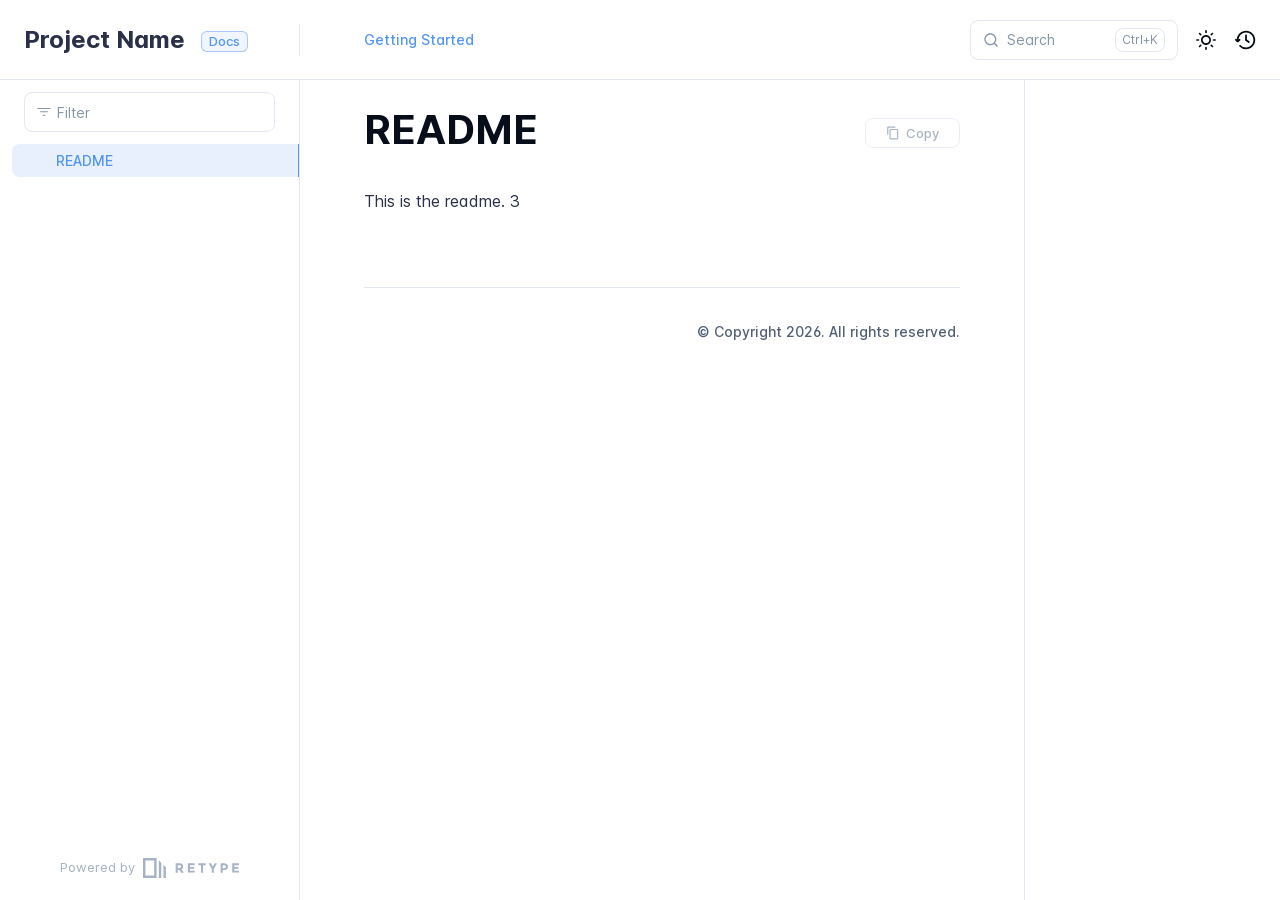
<file: index.html>
<!DOCTYPE html>
<html lang="en" class="h-full">
<head>
    <meta charset="UTF-8">
    <meta name="viewport" content="width=device-width,initial-scale=1">
    <meta name="color-scheme" content="light dark">
    <meta name="turbo-cache-control" content="no-cache" data-turbo-track="reload" data-track-token="4.6.0.833918191788">

    <!-- See retype.com -->
    <meta name="generator" content="Retype 4.6.0">

    <!-- Primary Meta Tags -->
    <title>README</title>
    <meta name="title" content="README">
    <meta name="description" content="This is the readme. 3">

    <!-- Canonical -->
    <link rel="canonical" href="https://docs.example.com/">
    <link rel="sitemap" type="application/xml" title="Sitemap" href="https://docs.example.com/sitemap.xml">

    <!-- Open Graph -->
    <meta property="og:type" content="website">
    <meta property="og:url" content="https://docs.example.com/">
    <meta property="og:title" content="README">
    <meta property="og:description" content="This is the readme. 3">
    <meta property="og:site_name" content="Project Name">
    <meta property="og:locale" content="en_US">

    <!-- Twitter -->
    <meta name="twitter:card" content="summary_large_image">
    <meta name="twitter:url" content="https://docs.example.com/">
    <meta name="twitter:title" content="README">
    <meta name="twitter:description" content="This is the readme. 3">

    <!-- Alternate Markdown -->
    <link rel="alternate" type="text/markdown" href="https://docs.example.com/readme.md">

    <script data-cfasync="false">(function(){var cl=document.documentElement.classList,ls=localStorage.getItem("retype_scheme"),hd=cl.contains("dark"),hl=cl.contains("light"),wm=window.matchMedia&&window.matchMedia("(prefers-color-scheme: dark)").matches;if(ls==="dark"||(!ls&&wm&&!hd&&!hl)){cl.remove("light");cl.add("dark")}else if(ls==="light"||(!ls&&!wm&&!hd&&!hl)){cl.remove("dark");cl.add("light")}})();</script>

    <link href="resources/css/retype.css?v=4.6.0.833918191788" rel="stylesheet">

    <script data-cfasync="false" src="resources/js/config.js?v=4.6.0.833918191788" data-turbo-eval="false" defer></script>
    <script data-cfasync="false" src="resources/js/retype.js?v=4.6.0" data-turbo-eval="false" defer></script>
    <script id="lunr-js" data-cfasync="false" src="resources/js/lunr.js?v=4.6.0.833918191788" data-turbo-eval="false" defer></script>
</head>
<body>
    <div id="retype-app" class="relative text-base antialiased text-base-text bg-base-bg font-body">
    <div class="absolute bottom-0 left-0" style="top: 5rem; right: 50%"></div>

    <header id="retype-header" class="sticky top-0 z-30 flex w-full h-16 bg-header-bg border-b border-header-border md:h-20">
        <div class="container relative flex items-center justify-between pr-6 grow md:justify-start">
            <!-- Mobile menu button skeleton -->
            <button v-cloak class="skeleton retype-mobile-menu-button flex items-center justify-center shrink-0 overflow-hidden dark:text-white focus:outline-hidden rounded-full w-10 h-10 ml-3.5 md:hidden"><svg xmlns="http://www.w3.org/2000/svg" class="mb-px shrink-0" width="24" height="24" viewBox="0 0 24 24" role="presentation" style="margin-bottom: 0px;"><g fill="currentColor"><path d="M2 4h20v2H2zM2 11h20v2H2zM2 18h20v2H2z"></path></g></svg></button>
            <div v-cloak id="retype-sidebar-left-toggle-button"></div>
    
            <!-- Logo -->
            <div class="flex items-center justify-between h-full py-2 md:w-75">
                <div class="flex items-center px-2 md:px-6">
                    <a id="retype-branding-logo" href="https://docs.example.com/" class="flex items-center leading-snug text-2xl">
                        <span class="dark:text-white font-bold line-clamp-1 md:line-clamp-2">Project Name</span>
                    </a><span id="retype-branding-label" class="inline-flex mt-1 px-2 py-1 ml-4 text-xs font-medium leading-none items-center rounded-md bg-branding-label-bg text-branding-label-text ring-1 ring-branding-label-border ring-inset md:inline-block">Docs</span>
                </div>
    
                <span class="hidden h-8 border-r md:inline-block border-base-border"></span>
            </div>
    
            <div class="flex justify-between md:grow">
                <!-- Top Nav -->
                <nav id="retype-header-nav" class="hidden md:flex">
                    <ul class="flex flex-col mb-4 md:pl-16 md:mb-0 md:flex-row md:items-center">
                        <li class="mr-6">
                            <a class="py-2 md:mb-0 inline-flex items-center text-sm whitespace-nowrap transition-colors duration-200 ease-linear md:text-header-text font-header-text hover:text-header-text-hover" href="https://retype.com/guides/getting-started/">Getting Started</a>
                        </li>
    
                    </ul>
                </nav>
    
                <div v-cloak class="flex justify-end grow">
                    <div id="retype-mobile-search-button"></div>
                    <doc-search-desktop></doc-search-desktop>
    
                    <doc-theme-switch class="lg:ml-2"></doc-theme-switch>
                    <doc-history></doc-history>
                </div>
            </div>
        </div>
    </header>


    <div id="retype-container" class="container relative flex bg-white">
        <!-- Sidebar Skeleton -->
        <div v-cloak class="fixed flex flex-col shrink-0 duration-300 ease-in-out bg-sidebar-left-bg border-sidebar-left-border sidebar top-20 w-75 border-r h-screen md:sticky transition-transform skeleton">
        
            <div class="flex items-center h-16 px-6">
                <input id="retype-filter-input-mock" class="w-full h-10 pl-8 px-3 py-2 transition-colors duration-200 ease-linear bg-filter-bg border border-filter-border rounded-lg shadow-none md:text-sm hover:border-filter-border-hover focus:outline-hidden focus:border-filter-border-focus placeholder-filter-placeholder" type="text">
            </div>
        
            <div class="pl-6 mt-1 mb-4">
                <div class="w-32 h-3 mb-4 bg-skeleton-bg rounded-full loading"></div>
                <div class="w-48 h-3 mb-4 bg-skeleton-bg rounded-full loading"></div>
                <div class="w-40 h-3 mb-4 bg-skeleton-bg rounded-full loading"></div>
                <div class="w-32 h-3 mb-4 bg-skeleton-bg rounded-full loading"></div>
                <div class="w-48 h-3 mb-4 bg-skeleton-bg rounded-full loading"></div>
                <div class="w-40 h-3 mb-4 bg-skeleton-bg rounded-full loading"></div>
            </div>
        
            <div class="shrink-0 mt-auto bg-transparent dark:border-base-border">
                <a class="flex items-center justify-center flex-nowrap h-16 text-gray-350 dark:text-dark-400 hover:text-gray-600 dark:hover:text-dark-300 transition-colors duration-150 ease-in docs-powered-by" target="_blank" href="https://retype.com/" rel="noopener">
                    <span class="text-xs whitespace-nowrap">Powered by</span>
                    <svg xmlns="http://www.w3.org/2000/svg" class="ml-2" fill="currentColor" width="96" height="20" overflow="visible"><path d="M0 0v20h13.59V0H0zm11.15 17.54H2.44V2.46h8.71v15.08zM15.8 20h2.44V4.67L15.8 2.22zM20.45 6.89V20h2.44V9.34z"/><g><path d="M40.16 8.44c0 1.49-.59 2.45-1.75 2.88l2.34 3.32h-2.53l-2.04-2.96h-1.43v2.96h-2.06V5.36h3.5c1.43 0 2.46.24 3.07.73s.9 1.27.9 2.35zm-2.48 1.1c.26-.23.38-.59.38-1.09 0-.5-.13-.84-.4-1.03s-.73-.28-1.39-.28h-1.54v2.75h1.5c.72 0 1.2-.12 1.45-.35zM51.56 5.36V7.2h-4.59v1.91h4.13v1.76h-4.13v1.92h4.74v1.83h-6.79V5.36h6.64zM60.09 7.15v7.48h-2.06V7.15h-2.61V5.36h7.28v1.79h-2.61zM70.81 14.64h-2.06v-3.66l-3.19-5.61h2.23l1.99 3.45 1.99-3.45H74l-3.19 5.61v3.66zM83.99 6.19c.65.55.97 1.4.97 2.55s-.33 1.98-1 2.51-1.68.8-3.04.8h-1.23v2.59h-2.06V5.36h3.26c1.42 0 2.45.28 3.1.83zm-1.51 3.65c.25-.28.37-.69.37-1.22s-.16-.92-.48-1.14c-.32-.23-.82-.34-1.5-.34H79.7v3.12h1.38c.68 0 1.15-.14 1.4-.42zM95.85 5.36V7.2h-4.59v1.91h4.13v1.76h-4.13v1.92H96v1.83h-6.79V5.36h6.64z"/></g></svg>
                </a>
            </div>
        </div>
        
        <!-- Sidebar component -->
        <doc-sidebar v-cloak>
            <template #sidebar-footer>
                <div class="shrink-0 mt-auto border-t md:bg-transparent md:border-none dark:border-base-border">
        
                    <div class="py-3 px-6 md:hidden border-b dark:border-base-border">
                        <nav>
                            <ul class="flex flex-wrap justify-center items-center">
                                <li class="mr-6">
                                    <a class="block py-1 inline-flex items-center text-sm whitespace-nowrap transition-colors duration-200 ease-linear md:text-header-text font-header-text hover:text-header-text-hover" href="https://retype.com/guides/getting-started/">Getting Started</a>
                                </li>
        
                            </ul>
                        </nav>
                    </div>
        
                    <a class="flex items-center justify-center flex-nowrap h-16 text-gray-350 dark:text-dark-400 hover:text-gray-600 dark:hover:text-dark-300 transition-colors duration-150 ease-in docs-powered-by" target="_blank" href="https://retype.com/" rel="noopener">
                        <span class="text-xs whitespace-nowrap">Powered by</span>
                        <svg xmlns="http://www.w3.org/2000/svg" class="ml-2" fill="currentColor" width="96" height="20" overflow="visible"><path d="M0 0v20h13.59V0H0zm11.15 17.54H2.44V2.46h8.71v15.08zM15.8 20h2.44V4.67L15.8 2.22zM20.45 6.89V20h2.44V9.34z"/><g><path d="M40.16 8.44c0 1.49-.59 2.45-1.75 2.88l2.34 3.32h-2.53l-2.04-2.96h-1.43v2.96h-2.06V5.36h3.5c1.43 0 2.46.24 3.07.73s.9 1.27.9 2.35zm-2.48 1.1c.26-.23.38-.59.38-1.09 0-.5-.13-.84-.4-1.03s-.73-.28-1.39-.28h-1.54v2.75h1.5c.72 0 1.2-.12 1.45-.35zM51.56 5.36V7.2h-4.59v1.91h4.13v1.76h-4.13v1.92h4.74v1.83h-6.79V5.36h6.64zM60.09 7.15v7.48h-2.06V7.15h-2.61V5.36h7.28v1.79h-2.61zM70.81 14.64h-2.06v-3.66l-3.19-5.61h2.23l1.99 3.45 1.99-3.45H74l-3.19 5.61v3.66zM83.99 6.19c.65.55.97 1.4.97 2.55s-.33 1.98-1 2.51-1.68.8-3.04.8h-1.23v2.59h-2.06V5.36h3.26c1.42 0 2.45.28 3.1.83zm-1.51 3.65c.25-.28.37-.69.37-1.22s-.16-.92-.48-1.14c-.32-.23-.82-.34-1.5-.34H79.7v3.12h1.38c.68 0 1.15-.14 1.4-.42zM95.85 5.36V7.2h-4.59v1.91h4.13v1.76h-4.13v1.92H96v1.83h-6.79V5.36h6.64z"/></g></svg>
                    </a>
                </div>
            </template>
        </doc-sidebar>

        <div class="grow min-w-0 bg-body-bg">
            <!-- Render "toolbar" template here on api pages --><!-- Render page content -->
<div class="flex">
    <div id="retype-main" class="min-w-0 p-4 grow md:px-16">
        <main class="relative pb-12 lg:pt-2">
            <div class="relative retype-markdown" id="retype-content">
                <!-- Rendered if sidebar right is enabled -->
                <div id="retype-sidebar-right-toggle"></div>
                <doc-page-actions></doc-page-actions>

                <!-- Page content  -->
<h1 id="readme">README</h1>
<p>This is the readme. 3</p>

                
                <!-- Required only on API pages -->
                <doc-toolbar-member-filter-no-results></doc-toolbar-member-filter-no-results>
            </div>
            <footer id="retype-content-footer" class="clear-both">
            
            </footer>
        </main>

        <div id="retype-page-footer" class="print:border-none border-t border-base-border pt-6 mb-8">
            <footer class="flex flex-wrap items-center justify-between print:justify-center">
                <div id="retype-footer-links" class="print:hidden">
                    <ul class="flex flex-wrap items-center text-sm">
                    </ul>
                </div>
                <div id="retype-copyright" class="print:justify-center py-2 text-footer-text font-footer-link text-sm leading-relaxed"><p>© Copyright 2026. All rights reserved.</p></div>
            </footer>
        </div>
    </div>

    <!-- Rendered if sidebar right is enabled -->
    <!-- Sidebar right skeleton-->
    <div v-cloak class="fixed top-0 bottom-0 right-0 translate-x-full bg-sidebar-right-bg border-sidebar-right-border lg:sticky lg:border-l lg:shrink-0 lg:pt-6 lg:translate-x-0 sm:w-1/2 lg:w-64 lg:z-0 md:w-104 sidebar-right skeleton">
        <div class="pl-5">
            <div class="w-32 h-3 mb-4 bg-skeleton-bg rounded-full loading"></div>
            <div class="w-48 h-3 mb-4 bg-skeleton-bg rounded-full loading"></div>
            <div class="w-40 h-3 mb-4 bg-skeleton-bg rounded-full loading"></div>
        </div>
    </div>

    <!-- User should be able to hide sidebar right -->
    <doc-sidebar-right v-cloak></doc-sidebar-right>
</div>

        </div>
    </div>

    <doc-search-mobile></doc-search-mobile>
    <doc-back-to-top></doc-back-to-top>
</div>


    <div id="retype-overlay-target"></div>

        <script data-cfasync="false">window.__DOCS__ = { "title": "README", isRoot: true, level: 0, icon: "file", hasPrism: false, hasInstagram: false, hasMermaid: false, hasMath: false, tocDepth: 23, "md": "/readme.md" }</script>
</body>
</html>
</file>
